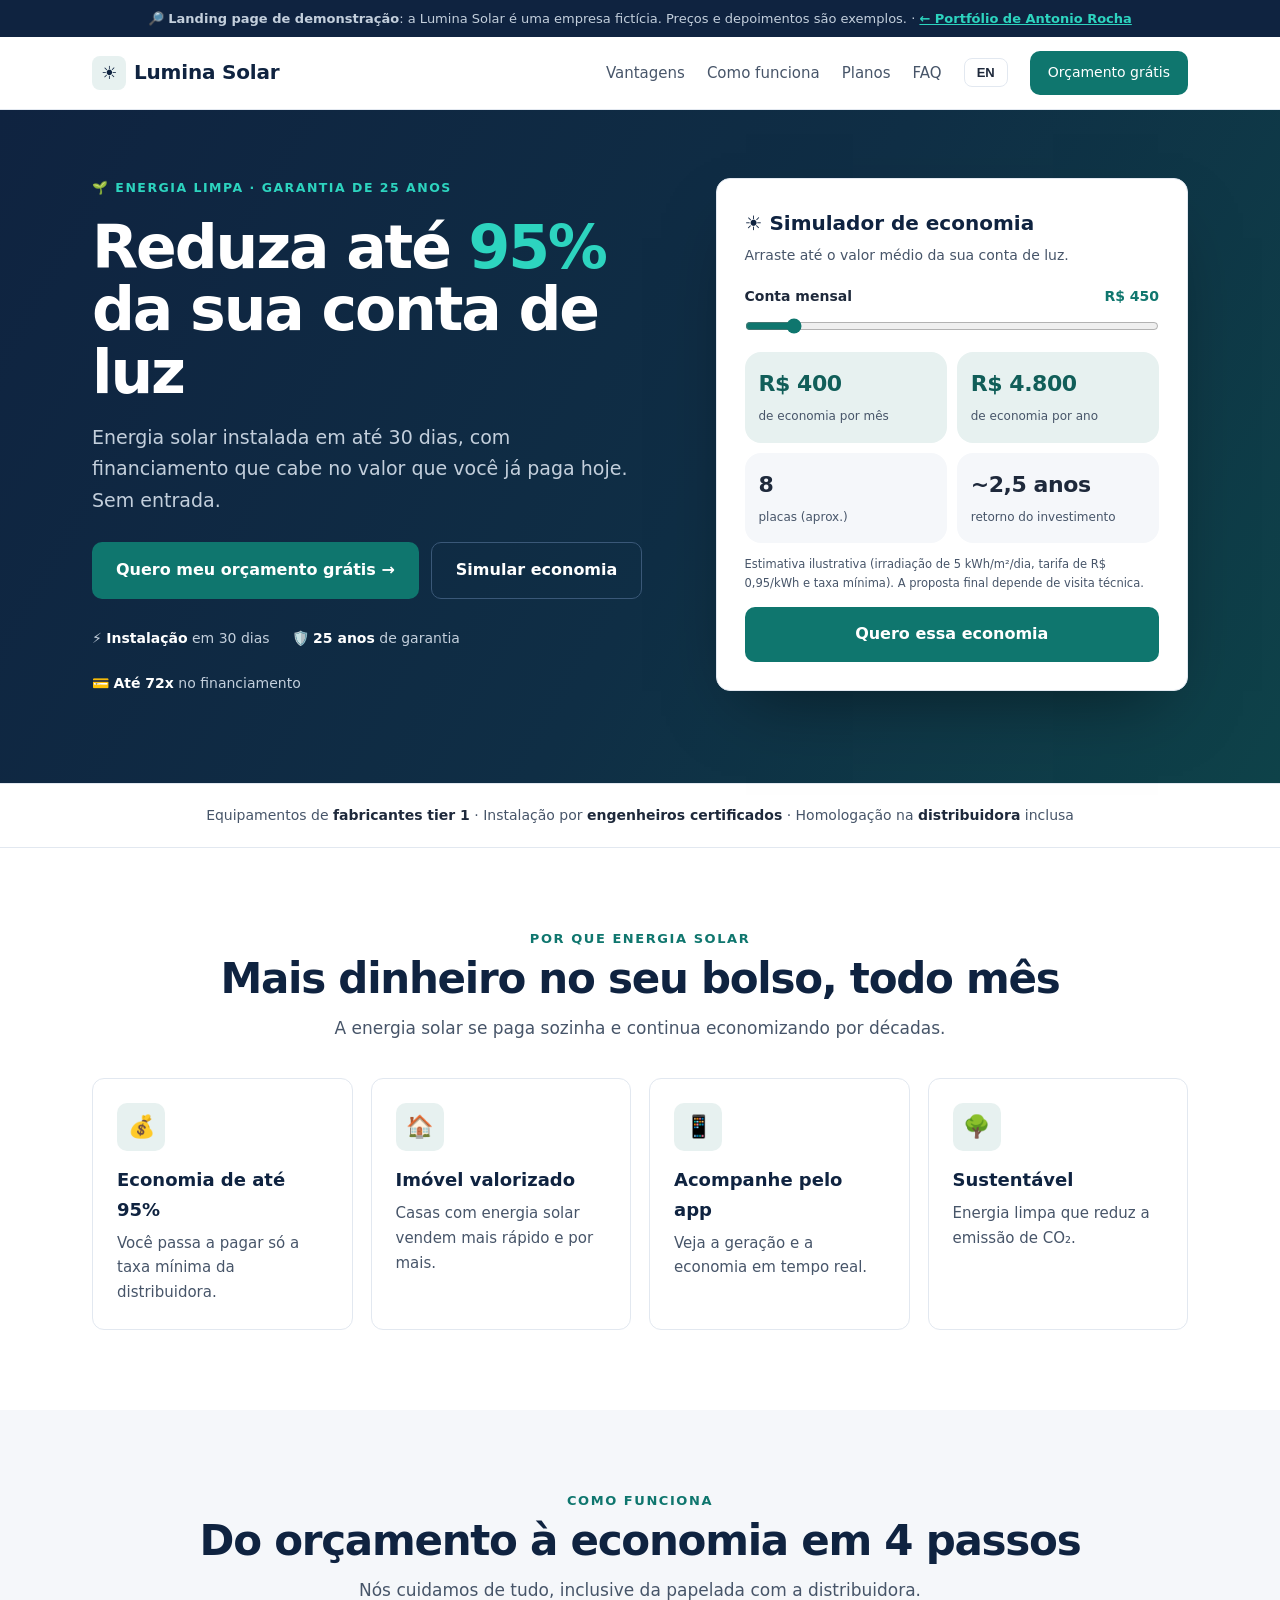
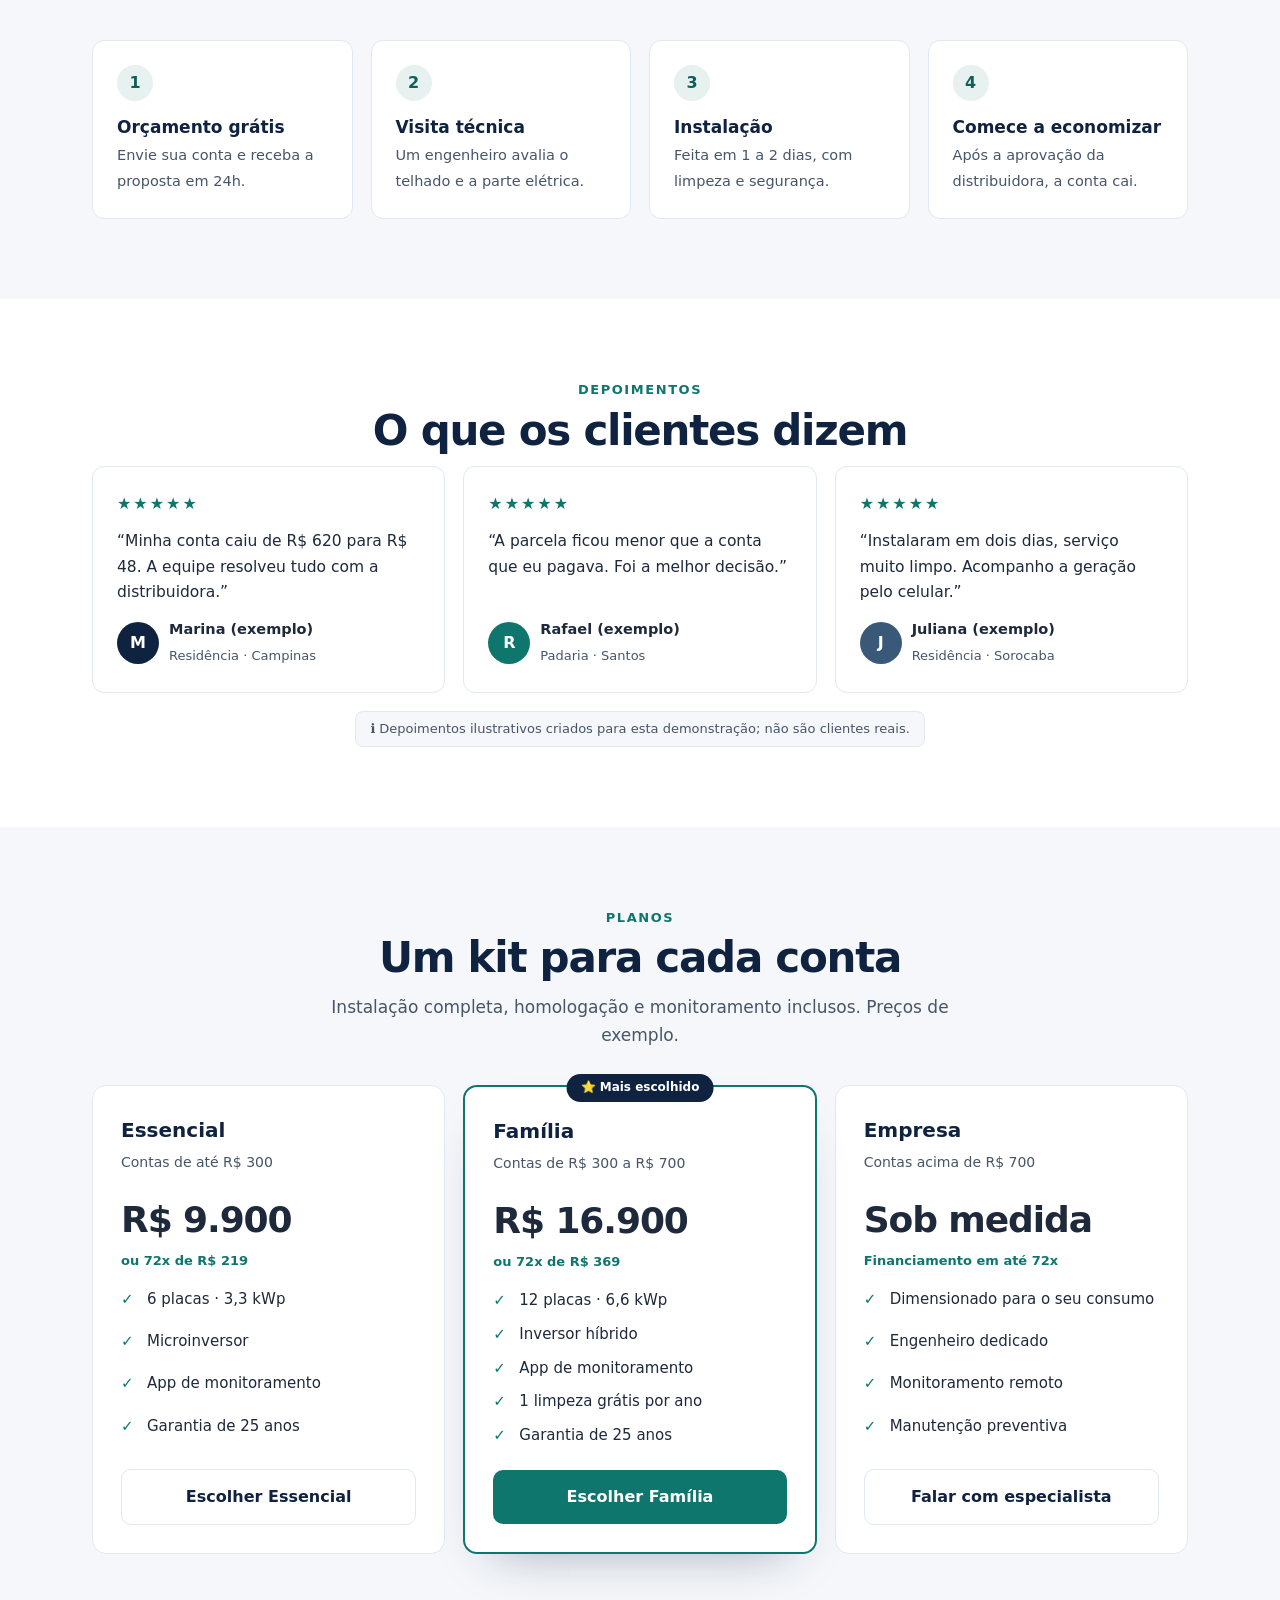
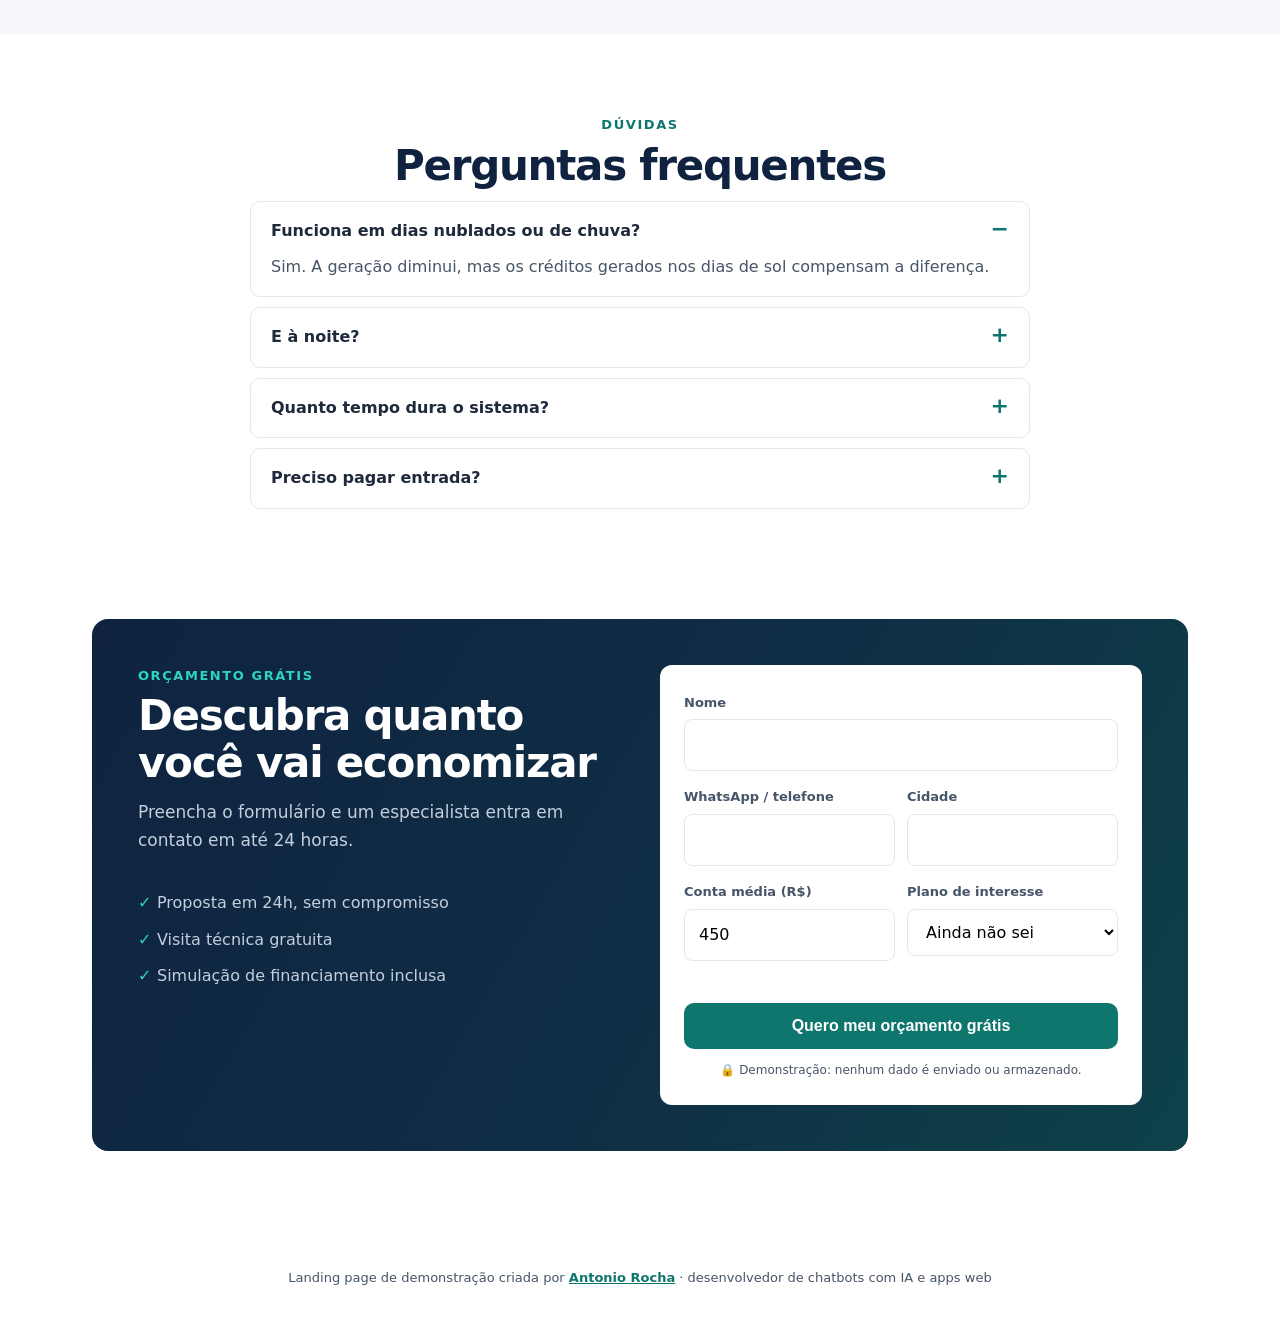
<file: clientes/demo/landing/app/index.html>
<!doctype html>
<html lang="pt-BR">
<head>
<meta charset="utf-8">
<meta name="viewport" content="width=device-width,initial-scale=1">
<title>Lumina Solar · Reduza até 95% da conta de luz (demo)</title>
<meta name="description" content="Demonstração de landing page: energia solar com simulador de economia, planos e formulário de contato.">
<link rel="canonical" href="https://demo.viralmedia.vip/landing/">
<meta property="og:type" content="website">
<meta property="og:site_name" content="Viral Media · Demos">
<meta property="og:title" content="Lumina Solar · Reduza até 95% da conta de luz (demo)">
<meta property="og:description" content="Demonstração de landing page: energia solar com simulador de economia, planos e formulário de contato.">
<meta property="og:image" content="https://viralmedia.vip/static/demo-landing.jpg">
<meta property="og:url" content="https://demo.viralmedia.vip/landing/">
<meta name="twitter:card" content="summary_large_image">
<meta name="author" content="Antonio Rocha · Viral Media">
<meta name="theme-color" content="#0F2340">
<link rel="icon" href="data:image/svg+xml,<svg xmlns='http://www.w3.org/2000/svg' viewBox='0 0 100 100'><text y='.9em' font-size='90'>☀️</text></svg>">
<script>if(location.pathname.slice(-1)!=='/')history.replaceState(null,'',location.pathname+'/'+location.search+location.hash)</script>
<style>
:root{--y:#0F766E;--o:#0F766E;--oh:#115E59;--g:#0F766E;--ink:#1E293B;--navy:#0F2340;--mut:#475569;--bg:#F5F7FA;--line:#E2E8F0;--dk:#0F2340;--acc:#2DD4BF;--sub:#C3CFDC;--out:#3A5878;--tint:#E7F1F0;--hero:linear-gradient(120deg,#0F2340 0%,#0F2E45 55%,#0E4249 100%)}
*{box-sizing:border-box}html{scroll-behavior:smooth}
body{margin:0;font-family:Inter,ui-sans-serif,system-ui,-apple-system,"Segoe UI",Roboto,Arial,sans-serif;color:var(--ink);background:#fff;line-height:1.65}
h1,h2,h3{color:var(--navy)}
a{color:inherit}
.demo{background:var(--navy);color:var(--sub);font-size:13px;text-align:center;padding:8px 14px}.demo a{color:var(--acc);font-weight:700}
.wrap{max-width:1140px;margin:0 auto;padding:0 22px}
header.top{position:sticky;top:0;z-index:20;background:rgba(255,255,255,.96);backdrop-filter:blur(8px);border-bottom:1px solid var(--line)}
nav{display:flex;align-items:center;justify-content:space-between;padding:14px 0;gap:12px}
.logo{display:flex;gap:8px;align-items:center;font-weight:700;font-size:20px;text-decoration:none;letter-spacing:-.01em;color:var(--navy)}
.logo i{font-style:normal;width:34px;height:34px;border-radius:8px;background:var(--tint);display:grid;place-items:center;font-size:18px}
.nl{display:flex;gap:22px;align-items:center}.nl a{text-decoration:none;color:var(--mut);font-size:15px;font-weight:500}.nl a:hover{color:var(--ink)}
.lang{border:1px solid var(--line);background:#fff;border-radius:8px;padding:6px 12px;cursor:pointer;font-weight:600;font-size:13px;color:var(--ink)}
.btn{display:inline-flex;align-items:center;justify-content:center;gap:8px;padding:14px 24px;border-radius:10px;font-weight:600;text-decoration:none;border:0;cursor:pointer;font-size:16px;transition:transform .15s,box-shadow .15s}

.bp{background:var(--o);color:#fff}.bp:hover{background:var(--oh)}
.bg{background:var(--g);color:#fff}.bo{background:#fff;border:1px solid var(--line);color:var(--navy)}.bo:hover{border-color:var(--o)}
.hero{background:var(--hero);padding:64px 0 88px;color:#fff}
.hero h1{color:#fff}.hero .lead{color:var(--sub)}.hero .trust{color:var(--sub)}.hero .trust b{color:#fff}.hero .bo{background:transparent;border-color:var(--out);color:#fff}.hero .bo:hover{border-color:var(--sub)}
.sim h3{color:var(--navy)}
.hg{display:grid;grid-template-columns:1.1fr .9fr;gap:46px;align-items:center}
.pill{display:inline-flex;gap:8px;align-items:center;color:var(--acc);font-weight:700;font-size:12.5px;letter-spacing:.12em;text-transform:uppercase}
h1{font-size:clamp(36px,5.2vw,60px);line-height:1.04;letter-spacing:-.035em;margin:16px 0}
h1 span{color:var(--acc)}
.lead{font-size:19px;color:var(--mut);max-width:560px}
.cta{display:flex;gap:12px;flex-wrap:wrap;margin-top:26px}
.trust{display:flex;gap:22px;margin-top:28px;flex-wrap:wrap;color:var(--mut);font-size:14px}.trust b{color:var(--ink)}
.sim{background:#fff;border:1px solid var(--line);border-radius:14px;padding:28px;color:var(--ink);box-shadow:0 30px 70px -30px rgba(0,0,0,.5)}
.sim h3{margin:0 0 4px;font-size:20px}.sim p{margin:0 0 18px;color:var(--mut);font-size:14px}
.sim label{display:flex;justify-content:space-between;font-weight:700;font-size:14px}
.sim output{font-weight:700;color:var(--o)}
input[type=range]{width:100%;accent-color:var(--o);margin:10px 0 18px}
.res{display:grid;grid-template-columns:1fr 1fr;gap:10px}
.res div{background:var(--bg);border-radius:16px;padding:14px}.res b{display:block;font-size:22px;letter-spacing:-.02em}.res span{font-size:12px;color:var(--mut)}
.res .hl{background:var(--tint)}.res .hl b{color:var(--oh)}
.sim small{display:block;margin-top:12px;color:var(--mut);font-size:11.5px}
.logos{border-block:1px solid var(--line);padding:20px 0;color:var(--mut);font-size:14px;text-align:center}
.logos b{color:var(--ink)}
section{padding:80px 0}
.kick{color:var(--o);font-weight:700;font-size:13px;letter-spacing:.12em;text-transform:uppercase}
h2{font-size:clamp(28px,3.6vw,42px);letter-spacing:-.03em;margin:6px 0 12px;line-height:1.12}
.sub{color:var(--mut);max-width:640px;margin:0 0 36px;font-size:17px}
.center{text-align:center}.center .sub{margin-left:auto;margin-right:auto}
.ben{display:grid;grid-template-columns:repeat(4,1fr);gap:18px}
.b{border:1px solid var(--line);border-radius:12px;padding:24px;background:#fff}
.b .ic{width:48px;height:48px;border-radius:10px;background:var(--tint);display:grid;place-items:center;font-size:22px}
.b h3{margin:14px 0 6px;font-size:18px}.b p{margin:0;color:var(--mut);font-size:15px}
.steps{display:grid;grid-template-columns:repeat(4,1fr);gap:18px;counter-reset:n}
.step{position:relative;padding:24px;border-radius:12px;background:#fff;border:1px solid var(--line);color:var(--mut)}
.step:before{counter-increment:n;content:counter(n);display:grid;place-items:center;width:36px;height:36px;border-radius:50%;background:var(--tint);color:var(--oh);font-weight:700;margin-bottom:12px}
.step b{display:block;color:var(--navy);font-size:17px}.step span{font-size:14.5px}
.dep{display:grid;grid-template-columns:repeat(3,1fr);gap:18px}
.d{border:1px solid var(--line);border-radius:12px;padding:24px;background:#fff;display:flex;flex-direction:column;gap:12px}
.d .st{color:var(--y);letter-spacing:2px}.d p{margin:0;font-size:15.5px;flex:1}
.d .who{display:flex;gap:10px;align-items:center}.d .av{width:42px;height:42px;border-radius:50%;display:grid;place-items:center;font-weight:700;color:#fff}
.d .who b{display:block;font-size:14.5px}.d .who span{font-size:13px;color:var(--mut)}
.note{display:inline-block;margin-top:18px;font-size:13px;color:var(--mut);background:var(--bg);border:1px solid var(--line);border-radius:8px;padding:6px 14px}
.plans{display:grid;grid-template-columns:repeat(3,1fr);gap:18px;align-items:stretch}
.pl{border:1px solid var(--line);border-radius:14px;padding:28px;background:#fff;display:flex;flex-direction:column}
.pl.pop{border:2px solid var(--o);box-shadow:0 24px 50px -30px rgba(15,35,64,.4);position:relative}
.pl.pop:before{content:attr(data-tag);position:absolute;top:-13px;left:50%;transform:translateX(-50%);background:var(--navy);color:#fff;font-size:12px;font-weight:700;padding:4px 14px;border-radius:999px;white-space:nowrap}
.pl h3{margin:0;font-size:20px}.pl .for{color:var(--mut);font-size:14px;margin:4px 0 16px}
.pl .price{font-size:36px;font-weight:700;letter-spacing:-.03em}.pl .price small{font-size:15px;color:var(--mut);font-weight:600}
.pl .alt{font-size:13px;color:var(--g);font-weight:700;margin-bottom:16px}
.pl ul{list-style:none;padding:0;margin:0 0 22px;display:grid;gap:9px;flex:1}.pl li{font-size:15px;padding-left:26px;position:relative}.pl li:before{content:"✓";position:absolute;left:0;color:var(--g);font-weight:700}
.faq{max-width:780px;margin:0 auto}
details{border:1px solid var(--line);border-radius:10px;padding:16px 20px;margin-bottom:10px;background:#fff}
summary{font-weight:700;cursor:pointer;list-style:none;display:flex;justify-content:space-between;gap:10px}summary::-webkit-details-marker{display:none}
summary:after{content:"+";font-size:22px;line-height:1;color:var(--o)}details[open] summary:after{content:"−"}
details p{margin:10px 0 0;color:var(--mut)}
.contact{background:var(--hero);color:#fff;border-radius:16px;padding:46px;display:grid;grid-template-columns:1fr 1fr;gap:40px}
.contact h2{color:#fff}.contact .sub{color:var(--sub)}.contact li{color:var(--sub)}
.contact ul{padding:0;list-style:none;display:grid;gap:10px;margin:0}.contact li:before{content:"✓  ";color:var(--acc);font-weight:700}
form{background:#fff;color:var(--ink);border-radius:12px;padding:24px;display:grid;gap:12px}
form label{font-size:13px;font-weight:700;color:var(--mut)}
.in{width:100%;border:1px solid var(--line);border-radius:8px;padding:12px 14px;font:inherit;outline:none;margin-top:4px;background:#fff}.in:focus{border-color:var(--o)}
.g2{display:grid;grid-template-columns:1fr 1fr;gap:12px}
.ok{text-align:center;padding:30px 10px}.ok div{font-size:54px}.ok h3{margin:8px 0}
.err{color:#b91c1c;font-size:13px;min-height:18px}
footer{padding:36px 0 46px;color:var(--mut);font-size:13px;text-align:center}footer a{color:var(--o);font-weight:700}
.sticky{display:none}
@media (max-width:960px){.hg,.contact{grid-template-columns:1fr}.ben,.steps{grid-template-columns:1fr 1fr}.dep,.plans{grid-template-columns:1fr}.nl a{display:none}.contact{padding:28px}
 .sticky{display:flex;position:fixed;left:12px;right:12px;bottom:12px;z-index:30}.sticky .btn{flex:1}body{padding-bottom:80px}}
@media (max-width:560px){.ben,.steps,.g2{grid-template-columns:1fr}.navcta{display:none}}
</style>
</head>
<body>
<div class="demo"><span data-en="🔎 <b>Demo landing page</b>: Lumina Solar is a fictional company. Prices and testimonials are examples.">🔎 <b>Landing page de demonstração</b>: a Lumina Solar é uma empresa fictícia. Preços e depoimentos são exemplos.</span> · <a href="/" data-en="← Antonio Rocha's portfolio">← Portfólio de Antonio Rocha</a></div>
<header class="top"><div class="wrap"><nav>
  <a class="logo" href="#"><i>☀️</i>Lumina Solar</a>
  <div class="nl">
    <a href="#beneficios" data-en="Benefits">Vantagens</a><a href="#como" data-en="How it works">Como funciona</a><a href="#planos" data-en="Plans">Planos</a><a href="#faq">FAQ</a>
    <button class="lang" id="lang">EN</button>
    <a class="btn bp navcta" href="#contato" style="padding:10px 18px;font-size:14px;color:#fff" data-en="Free quote">Orçamento grátis</a>
  </div>
</nav></div></header>

<div class="hero"><div class="wrap hg">
  <div>
    <span class="pill" data-en="🌱 Clean energy · 25-year warranty">🌱 Energia limpa · garantia de 25 anos</span>
    <h1 data-en="Cut up to <span>95%</span> of your electricity bill">Reduza até <span>95%</span> da sua conta de luz</h1>
    <p class="lead" data-en="Solar panels installed in up to 30 days, with financing that fits in what you already pay today. No upfront payment.">Energia solar instalada em até 30 dias, com financiamento que cabe no valor que você já paga hoje. Sem entrada.</p>
    <div class="cta"><a class="btn bp" href="#contato" data-en="Get my free quote →">Quero meu orçamento grátis →</a><a class="btn bo" href="#simulador" data-en="Simulate savings">Simular economia</a></div>
    <div class="trust"><span data-en="⚡ <b>Installation</b> in 30 days">⚡ <b>Instalação</b> em 30 dias</span><span data-en="🛡️ <b>25 years</b> panel warranty">🛡️ <b>25 anos</b> de garantia</span><span data-en="💳 <b>Up to 72x</b> financing">💳 <b>Até 72x</b> no financiamento</span></div>
  </div>
  <div class="sim" id="simulador">
    <h3 data-en="☀️ Savings simulator">☀️ Simulador de economia</h3>
    <p data-en="Move the bar to your average monthly bill.">Arraste até o valor médio da sua conta de luz.</p>
    <label><span data-en="Monthly bill">Conta mensal</span><output id="vConta">R$ 450</output></label>
    <input type="range" id="conta" min="150" max="3000" step="50" value="450" aria-label="Conta mensal">
    <div class="res">
      <div class="hl"><b id="rMes">R$ 0</b><span data-en="savings per month">de economia por mês</span></div>
      <div class="hl"><b id="rAno">R$ 0</b><span data-en="savings per year">de economia por ano</span></div>
      <div><b id="rPlacas">0</b><span data-en="panels (approx.)">placas (aprox.)</span></div>
      <div><b id="rRetorno">0</b><span data-en="payback">retorno do investimento</span></div>
    </div>
    <small data-en="Illustrative estimate (5 kWh/m²/day irradiation, R$ 0.95/kWh, minimum fee). The final proposal depends on a technical visit.">Estimativa ilustrativa (irradiação de 5 kWh/m²/dia, tarifa de R$ 0,95/kWh e taxa mínima). A proposta final depende de visita técnica.</small>
    <a class="btn bp" href="#contato" style="width:100%;margin-top:14px" data-en="I want this savings">Quero essa economia</a>
  </div>
</div></div>

<div class="logos"><div class="wrap" data-en="Equipment from <b>tier-1 manufacturers</b> · Installation by <b>certified engineers</b> · Homologation with the <b>power utility</b> included">Equipamentos de <b>fabricantes tier 1</b> · Instalação por <b>engenheiros certificados</b> · Homologação na <b>distribuidora</b> inclusa</div></div>

<section id="beneficios"><div class="wrap">
  <div class="center"><div class="kick" data-en="Why solar">Por que energia solar</div><h2 data-en="More money in your pocket, every month">Mais dinheiro no seu bolso, todo mês</h2><p class="sub" data-en="Solar energy pays for itself and keeps saving for decades.">A energia solar se paga sozinha e continua economizando por décadas.</p></div>
  <div class="ben">
    <div class="b"><div class="ic">💰</div><h3 data-en="Save up to 95%">Economia de até 95%</h3><p data-en="You only pay the utility's minimum fee.">Você passa a pagar só a taxa mínima da distribuidora.</p></div>
    <div class="b"><div class="ic">🏠</div><h3 data-en="Higher property value">Imóvel valorizado</h3><p data-en="Homes with solar sell faster and for more.">Casas com energia solar vendem mais rápido e por mais.</p></div>
    <div class="b"><div class="ic">📱</div><h3 data-en="Track it on your phone">Acompanhe pelo app</h3><p data-en="See generation and savings in real time.">Veja a geração e a economia em tempo real.</p></div>
    <div class="b"><div class="ic">🌳</div><h3 data-en="Sustainable">Sustentável</h3><p data-en="Clean energy that cuts CO₂ emissions.">Energia limpa que reduz a emissão de CO₂.</p></div>
  </div>
</div></section>

<section id="como" style="background:var(--bg)"><div class="wrap">
  <div class="center"><div class="kick" data-en="How it works">Como funciona</div><h2 data-en="From quote to savings in 4 steps">Do orçamento à economia em 4 passos</h2><p class="sub" data-en="We handle everything, including paperwork with the utility.">Nós cuidamos de tudo, inclusive da papelada com a distribuidora.</p></div>
  <div class="steps">
    <div class="step"><b data-en="Free quote">Orçamento grátis</b><span data-en="Send your bill and get a proposal in 24h.">Envie sua conta e receba a proposta em 24h.</span></div>
    <div class="step"><b data-en="Technical visit">Visita técnica</b><span data-en="An engineer checks your roof and wiring.">Um engenheiro avalia o telhado e a parte elétrica.</span></div>
    <div class="step"><b data-en="Installation">Instalação</b><span data-en="Done in 1 to 2 days, clean and safe.">Feita em 1 a 2 dias, com limpeza e segurança.</span></div>
    <div class="step"><b data-en="Start saving">Comece a economizar</b><span data-en="After utility approval, your bill drops.">Após a aprovação da distribuidora, a conta cai.</span></div>
  </div>
</div></section>

<section id="depoimentos"><div class="wrap">
  <div class="center"><div class="kick" data-en="Testimonials">Depoimentos</div><h2 data-en="What customers say">O que os clientes dizem</h2></div>
  <div class="dep">
    <div class="d"><div class="st">★★★★★</div><p data-en="“My bill went from R$ 620 to R$ 48. The team handled everything with the utility.”">“Minha conta caiu de R$ 620 para R$ 48. A equipe resolveu tudo com a distribuidora.”</p><div class="who"><div class="av" style="background:#0F2340">M</div><div><b data-en="Marina (example)">Marina (exemplo)</b><span data-en="Homeowner · Campinas">Residência · Campinas</span></div></div></div>
    <div class="d"><div class="st">★★★★★</div><p data-en="“The installment is lower than the bill I used to pay. It was a no-brainer.”">“A parcela ficou menor que a conta que eu pagava. Foi a melhor decisão.”</p><div class="who"><div class="av" style="background:#0F766E">R</div><div><b data-en="Rafael (example)">Rafael (exemplo)</b><span data-en="Bakery owner · Santos">Padaria · Santos</span></div></div></div>
    <div class="d"><div class="st">★★★★★</div><p data-en="“Installed in two days, very clean work. I check the generation on my phone.”">“Instalaram em dois dias, serviço muito limpo. Acompanho a geração pelo celular.”</p><div class="who"><div class="av" style="background:#3A5878">J</div><div><b data-en="Juliana (example)">Juliana (exemplo)</b><span data-en="Homeowner · Sorocaba">Residência · Sorocaba</span></div></div></div>
  </div>
  <div class="center"><span class="note" data-en="ℹ️ Illustrative testimonials created for this demo; they are not real customers.">ℹ️ Depoimentos ilustrativos criados para esta demonstração; não são clientes reais.</span></div>
</div></section>

<section id="planos" style="background:var(--bg)"><div class="wrap">
  <div class="center"><div class="kick" data-en="Plans">Planos</div><h2 data-en="A kit for every bill">Um kit para cada conta</h2><p class="sub" data-en="Complete installation, homologation and monitoring included. Example prices.">Instalação completa, homologação e monitoramento inclusos. Preços de exemplo.</p></div>
  <div class="plans">
    <div class="pl"><h3 data-en="Essential">Essencial</h3><div class="for" data-en="Bills up to R$ 300">Contas de até R$ 300</div><div class="price">R$ 9.900</div><div class="alt" data-en="or 72x R$ 219">ou 72x de R$ 219</div><ul><li data-en="6 panels · 3.3 kWp">6 placas · 3,3 kWp</li><li data-en="Microinverter">Microinversor</li><li data-en="Monitoring app">App de monitoramento</li><li data-en="25-year warranty">Garantia de 25 anos</li></ul><a class="btn bo" href="#contato" data-plano="Essencial" data-en="Choose Essential">Escolher Essencial</a></div>
    <div class="pl pop" data-tag="⭐ Mais escolhido" data-tag-en="⭐ Most popular"><h3 data-en="Family">Família</h3><div class="for" data-en="Bills from R$ 300 to R$ 700">Contas de R$ 300 a R$ 700</div><div class="price">R$ 16.900</div><div class="alt" data-en="or 72x R$ 369">ou 72x de R$ 369</div><ul><li data-en="12 panels · 6.6 kWp">12 placas · 6,6 kWp</li><li data-en="Hybrid inverter">Inversor híbrido</li><li data-en="Monitoring app">App de monitoramento</li><li data-en="1 free cleaning per year">1 limpeza grátis por ano</li><li data-en="25-year warranty">Garantia de 25 anos</li></ul><a class="btn bp" href="#contato" data-plano="Família" data-en="Choose Family">Escolher Família</a></div>
    <div class="pl"><h3 data-en="Business">Empresa</h3><div class="for" data-en="Bills above R$ 700">Contas acima de R$ 700</div><div class="price" data-en="Custom">Sob medida</div><div class="alt" data-en="Financing in up to 72x">Financiamento em até 72x</div><ul><li data-en="Sized to your consumption">Dimensionado para o seu consumo</li><li data-en="Dedicated engineer">Engenheiro dedicado</li><li data-en="Remote monitoring">Monitoramento remoto</li><li data-en="Preventive maintenance">Manutenção preventiva</li></ul><a class="btn bo" href="#contato" data-plano="Empresa" data-en="Talk to a specialist">Falar com especialista</a></div>
  </div>
</div></section>

<section id="faq"><div class="wrap">
  <div class="center"><div class="kick" data-en="FAQ">Dúvidas</div><h2 data-en="Frequently asked questions">Perguntas frequentes</h2></div>
  <div class="faq">
    <details open><summary data-en="Does it work on cloudy or rainy days?">Funciona em dias nublados ou de chuva?</summary><p data-en="Yes. Generation drops, but the credits produced on sunny days cover the difference.">Sim. A geração diminui, mas os créditos gerados nos dias de sol compensam a diferença.</p></details>
    <details><summary data-en="What happens at night?">E à noite?</summary><p data-en="You use energy from the grid, paid with the credits you generated during the day.">Você usa a energia da rede, paga com os créditos que gerou durante o dia.</p></details>
    <details><summary data-en="How long does the system last?">Quanto tempo dura o sistema?</summary><p data-en="Panels last more than 25 years, with a performance warranty.">As placas duram mais de 25 anos, com garantia de desempenho.</p></details>
    <details><summary data-en="Do I need to pay anything upfront?">Preciso pagar entrada?</summary><p data-en="No. With financing, the installment usually fits in what you already pay for electricity.">Não. Com o financiamento, a parcela costuma caber no valor que você já paga de luz.</p></details>
  </div>
</div></section>

<section id="contato" style="padding-top:20px"><div class="wrap"><div class="contact">
  <div>
    <div class="kick" style="color:var(--acc)" data-en="Free quote">Orçamento grátis</div>
    <h2 data-en="Find out how much you'll save">Descubra quanto você vai economizar</h2>
    <p class="sub" data-en="Fill in the form and a specialist will contact you within 24 hours.">Preencha o formulário e um especialista entra em contato em até 24 horas.</p>
    <ul><li data-en="Proposal in 24h, no commitment">Proposta em 24h, sem compromisso</li><li data-en="Free technical visit">Visita técnica gratuita</li><li data-en="Financing simulation included">Simulação de financiamento inclusa</li></ul>
  </div>
  <form id="form" novalidate>
    <div><label for="nome" data-en="Name">Nome</label><input class="in" id="nome" name="nome" autocomplete="name" required></div>
    <div class="g2"><div><label for="tel" data-en="WhatsApp / phone">WhatsApp / telefone</label><input class="in" id="tel" name="tel" inputmode="tel" autocomplete="tel" required></div>
    <div><label for="cidade" data-en="City">Cidade</label><input class="in" id="cidade" name="cidade" autocomplete="address-level2"></div></div>
    <div class="g2"><div><label for="valor" data-en="Average bill (R$)">Conta média (R$)</label><input class="in" id="valor" name="valor" type="number" min="0" value="450"></div>
    <div><label for="plano" data-en="Plan of interest">Plano de interesse</label><select class="in" id="plano" name="plano"><option value="" data-en="Not sure yet">Ainda não sei</option><option>Essencial</option><option>Família</option><option>Empresa</option></select></div></div>
    <div class="err" id="err"></div>
    <button class="btn bp" type="submit" data-en="Get my free quote">Quero meu orçamento grátis</button>
    <small style="color:var(--mut);font-size:12px;text-align:center" data-en="🔒 Demo: no data is sent or stored.">🔒 Demonstração: nenhum dado é enviado ou armazenado.</small>
  </form>
</div></div></section>

<footer><span data-en="Demo landing page built by">Landing page de demonstração criada por</span> <a href="/">Antonio Rocha</a> · <span data-en="AI chatbot &amp; web app developer">desenvolvedor de chatbots com IA e apps web</span></footer>
<div class="sticky"><a class="btn bp" href="#contato" data-en="Get my free quote →">Quero meu orçamento grátis →</a></div>

<script>
(function(){
  var KEY='demo-lang', lang='pt';
  function $(q){return document.querySelector(q)}
  function brl(v){return v.toLocaleString(lang==='en'?'en-US':'pt-BR',{style:'currency',currency:'BRL',maximumFractionDigits:0})}
  function apply(l){
    lang=l;document.documentElement.lang=l==='en'?'en':'pt-BR';
    document.querySelectorAll('[data-en]').forEach(function(e){if(e.dataset.pt===undefined)e.dataset.pt=e.innerHTML;e.innerHTML=l==='en'?e.dataset.en:e.dataset.pt});
    var pop=$('.pl.pop');pop.dataset.tag=l==='en'?pop.dataset.tagEn:'⭐ Mais escolhido';
    $('#lang').textContent=l==='en'?'PT':'EN';
    document.title=l==='en'?'Lumina Solar · Cut up to 95% of your power bill (demo)':'Lumina Solar · Reduza até 95% da conta de luz (demo)';
    try{localStorage.setItem(KEY,l)}catch(e){}
    sim();
  }
  function sim(){
    var c=+$('#conta').value, tarifa=0.95, minimo=50;
    var kwh=c/tarifa, kwp=kwh/(5*30*0.8), placas=Math.max(4,Math.ceil(kwp*1000/550));
    var eco=Math.max(0,c-minimo), custo=kwp*3000, meses=Math.round(custo/eco);
    $('#vConta').textContent=brl(c);$('#rMes').textContent=brl(eco);$('#rAno').textContent=brl(eco*12);$('#rPlacas').textContent=placas;
    var anos=meses/12;$('#rRetorno').textContent=lang==='en'?(anos<1.5?meses+' months':'~'+anos.toFixed(1)+' years'):(anos<1.5?meses+' meses':'~'+anos.toFixed(1).replace('.',',')+' anos');
  }
  $('#conta').addEventListener('input',function(){sim();$('#valor').value=$('#conta').value});
  var q=new URLSearchParams(location.search).get('lang');
  var l=q||(function(){try{return localStorage.getItem(KEY)}catch(e){return null}})()||'pt';
  if(l==='en')apply('en');else sim();
  $('#lang').onclick=function(){apply(lang==='en'?'pt':'en')};
  document.querySelectorAll('[data-plano]').forEach(function(a){a.addEventListener('click',function(){$('#plano').value=a.dataset.plano})});
  $('#form').addEventListener('submit',function(e){
    e.preventDefault();var f=e.target,en=lang==='en';
    var nome=f.nome.value.trim(),tel=f.tel.value.replace(/\D/g,'');
    if(nome.length<2){$('#err').textContent=en?'Please enter your name.':'Informe seu nome.';f.nome.focus();return}
    if(tel.length<10){$('#err').textContent=en?'Please enter a valid phone number with area code.':'Informe um telefone válido com DDD.';f.tel.focus();return}
    var primeiro=nome.split(' ')[0].replace(/[<>&"']/g,'');
    f.innerHTML='<div class="ok"><div>🎉</div><h3>'+(en?'Thank you, '+primeiro+'!':'Obrigado, '+primeiro+'!')+'</h3><p style="color:var(--mut)">'+(en?'Your request was received. A specialist will contact you within 24 hours.':'Recebemos seu pedido. Um especialista vai falar com você em até 24 horas.')+'</p><p style="font-size:12px;color:var(--mut)">'+(en?'(Demo: nothing was sent.)':'(Demonstração: nada foi enviado.)')+'</p></div>';
  });
})();
</script>
</body>
</html>
</file>
